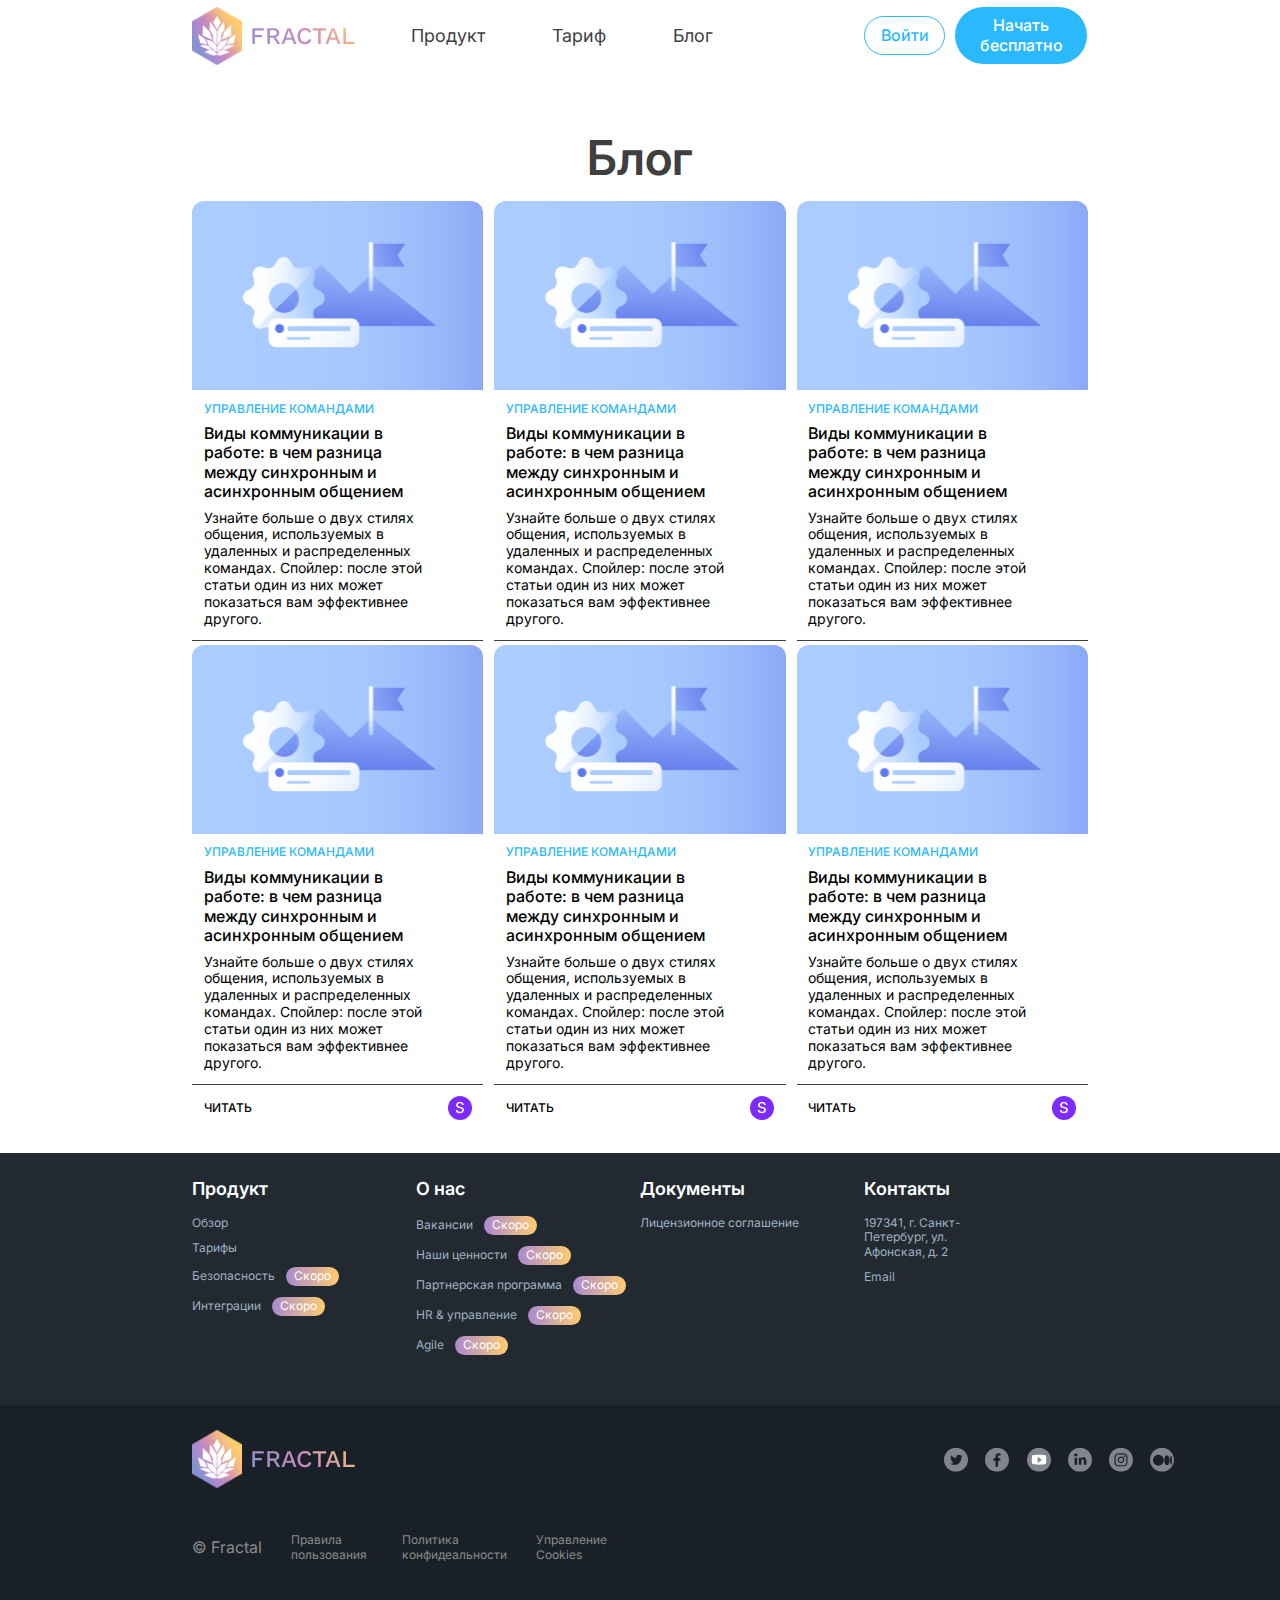
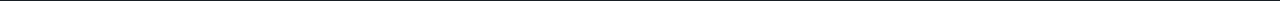
<file: components/blog.html>
<!DOCTYPE html>
<html lang="en">
<head>
   <meta charset="UTF-8">
   <meta name="viewport" content="width=device-width, initial-scale=1.0">
   <title>Project</title>
   <link
	rel="stylesheet"
	href="https://cdn.jsdelivr.net/npm/swiper@8/swiper-bundle.min.css"
	/>
   <link rel="stylesheet" href="../css/style.css">
</head>
<body>
   <header>
      <div class="container">
         <div class="header__wrapper">
            <div class="header__item">
               <div class="logo">
                  <img src="../img/header/logo.svg" alt="">
                  <span>Fractal</span>
               </div>
               <nav>
                  <a href="#">Продукт</a>
                  <a href="#">Тариф</a>
                  <a href="#">Блог</a>
               </nav>
            </div>
            <div class="header__item">
               <button class="nonActive">Войти</button>
               <button>Начать бесплатно</button>
            </div>
         </div>
      </div>
   </header>
   <section class="blog">
      <div class="container">
         <h1>Блог</h1>
         <div class="blog__wrapper">
            <div class="blog__item">
               <div class="blog__preview">
                  <img src="../img/blog/preview.svg" alt="">
               </div>
               <div class="blog__content">
                  <div class="blog__subtitle">
                     <h4>УПРАВЛЕНИЕ КОМАНДАМИ</h4>
                  </div>
                  <div class="blog__title">
                     <h3>Виды коммуникации в работе: в чем разница между синхронным и асинхронным общением</h3>
                  </div>
                  <div class="blog__description">
                     <p>Узнайте больше о двух стилях общения, используемых в удаленных и распределенных командах. Спойлер: после этой статьи один из них может показаться вам эффективнее другого.</p>
                  </div>
               </div>
               <a href="#">
                  <span>ЧИТАТЬ</span>
                  <img src="../img/blog/frame.svg" alt="">
               </a>
            </div>
            <div class="blog__item">
               <div class="blog__preview">
                  <img src="../img/blog/preview.svg" alt="">
               </div>
               <div class="blog__content">
                  <div class="blog__subtitle">
                     <h4>УПРАВЛЕНИЕ КОМАНДАМИ</h4>
                  </div>
                  <div class="blog__title">
                     <h3>Виды коммуникации в работе: в чем разница между синхронным и асинхронным общением</h3>
                  </div>
                  <div class="blog__description">
                     <p>Узнайте больше о двух стилях общения, используемых в удаленных и распределенных командах. Спойлер: после этой статьи один из них может показаться вам эффективнее другого.</p>
                  </div>
               </div>
               <a href="#">
                  <span>ЧИТАТЬ</span>
                  <img src="../img/blog/frame.svg" alt="">
               </a>
            </div>
            <div class="blog__item">
               <div class="blog__preview">
                  <img src="../img/blog/preview.svg" alt="">
               </div>
               <div class="blog__content">
                  <div class="blog__subtitle">
                     <h4>УПРАВЛЕНИЕ КОМАНДАМИ</h4>
                  </div>
                  <div class="blog__title">
                     <h3>Виды коммуникации в работе: в чем разница между синхронным и асинхронным общением</h3>
                  </div>
                  <div class="blog__description">
                     <p>Узнайте больше о двух стилях общения, используемых в удаленных и распределенных командах. Спойлер: после этой статьи один из них может показаться вам эффективнее другого.</p>
                  </div>
               </div>
               <a href="#">
                  <span>ЧИТАТЬ</span>
                  <img src="../img/blog/frame.svg" alt="">
               </a>
            </div>
            <div class="blog__item">
               <div class="blog__preview">
                  <img src="../img/blog/preview.svg" alt="">
               </div>
               <div class="blog__content">
                  <div class="blog__subtitle">
                     <h4>УПРАВЛЕНИЕ КОМАНДАМИ</h4>
                  </div>
                  <div class="blog__title">
                     <h3>Виды коммуникации в работе: в чем разница между синхронным и асинхронным общением</h3>
                  </div>
                  <div class="blog__description">
                     <p>Узнайте больше о двух стилях общения, используемых в удаленных и распределенных командах. Спойлер: после этой статьи один из них может показаться вам эффективнее другого.</p>
                  </div>
               </div>
               <a href="#">
                  <span>ЧИТАТЬ</span>
                  <img src="../img/blog/frame.svg" alt="">
               </a>
            </div>
            <div class="blog__item">
               <div class="blog__preview">
                  <img src="../img/blog/preview.svg" alt="">
               </div>
               <div class="blog__content">
                  <div class="blog__subtitle">
                     <h4>УПРАВЛЕНИЕ КОМАНДАМИ</h4>
                  </div>
                  <div class="blog__title">
                     <h3>Виды коммуникации в работе: в чем разница между синхронным и асинхронным общением</h3>
                  </div>
                  <div class="blog__description">
                     <p>Узнайте больше о двух стилях общения, используемых в удаленных и распределенных командах. Спойлер: после этой статьи один из них может показаться вам эффективнее другого.</p>
                  </div>
               </div>
               <a href="#">
                  <span>ЧИТАТЬ</span>
                  <img src="../img/blog/frame.svg" alt="">
               </a>
            </div>
            <div class="blog__item">
               <div class="blog__preview">
                  <img src="../img/blog/preview.svg" alt="">
               </div>
               <div class="blog__content">
                  <div class="blog__subtitle">
                     <h4>УПРАВЛЕНИЕ КОМАНДАМИ</h4>
                  </div>
                  <div class="blog__title">
                     <h3>Виды коммуникации в работе: в чем разница между синхронным и асинхронным общением</h3>
                  </div>
                  <div class="blog__description">
                     <p>Узнайте больше о двух стилях общения, используемых в удаленных и распределенных командах. Спойлер: после этой статьи один из них может показаться вам эффективнее другого.</p>
                  </div>
               </div>
               <a href="#">
                  <span>ЧИТАТЬ</span>
                  <img src="../img/blog/frame.svg" alt="">
               </a>
            </div>
         </div>
      </div>
   </section>
   <footer>
      <div class="requisites">
         <div class="container">
            <div class="requisites__body">
               <div class="requisites__column">
                  <h5>Продукт</h5>
                  <div class="requisites__link">
                     <a href="#">Обзор</a>
                  </div>
                  <div class="requisites__link">
                     <a href="#">Тарифы</a>
                  </div>
                  <div class="requisites__link">
                     <a href="#">Безопасность</a>
                     <span>Скоро</span>
                  </div>
                  <div class="requisites__link">
                     <a href="#">Интеграции</a>
                     <span>Скоро</span>
                  </div>
               </div>
               <div class="requisites__column">
                  <h5>О нас</h5>
                  <div class="requisites__link">
                     <a href="#">Вакансии</a>
                     <span>Скоро</span>
                  </div>
                  <div class="requisites__link">
                     <a href="#">Наши ценности</a>
                     <span>Скоро</span>
                  </div>
                  <div class="requisites__link">
                     <a href="#">Партнерская программа</a>
                     <span>Скоро</span>
                  </div>
                  <div class="requisites__link">
                     <a href="#">HR & управление</a>
                     <span>Скоро</span>
                  </div>
                  <div class="requisites__link">
                     <a href="#">Agile</a>
                     <span>Скоро</span>
                  </div>
               </div>
               <div class="requisites__column">
                  <h5>Документы</h5>
                  <div class="requisites__link">
                     <a href="#">Лицензионное соглашение</a>
                  </div>
               </div>
               <div class="requisites__column">
                  <h5>Контакты</h5>
                  <div class="requisites__link">
                     <a href="#">197341, г. Санкт-Петербург, ул. Афонская, д. 2</a>
                  </div>
                  <div class="requisites__link">
                     <a href="#">Email</a>
                  </div>
               </div>
            </div>
         </div>
      </div>
      <div class="social">
         <div class="container">
            <div class="social__row">
               <div class="logo">
                  <img src="../img/header/logo.svg" alt="">
                  <span>Fractal</span>
               </div>
               <div class="social__wrapper">
                  <a href="#">
                     <img src="../img/footer/social_1.svg" alt="#">
                  </a>
                  <a href="#">
                     <img src="../img/footer/social_2.svg" alt="#">
                  </a>
                  <a href="#">
                     <img src="../img/footer/social_3.svg" alt="#">
                  </a>
                  <a href="#">
                     <img src="../img/footer/social_4.svg" alt="#">
                  </a>
                  <a href="#">
                     <img src="../img/footer/social_5.svg" alt="#">
                  </a>
                  <a href="#">
                     <img src="../img/footer/social_6.svg" alt="#">
                  </a>
               </div>
            </div>
            <div class="social__row">
               <div class="copyright">
                  <span>© Fractal</span>
               </div>
               <div class="links">
                  <a href="#">Правила пользования</a>
                  <a href="#">Политика конфидеальности</a>
                  <a href="#">Управление Cookies</a>
               </div>
            </div>
         </div>
      </div>
   </footer>
</body>
</html>
</file>
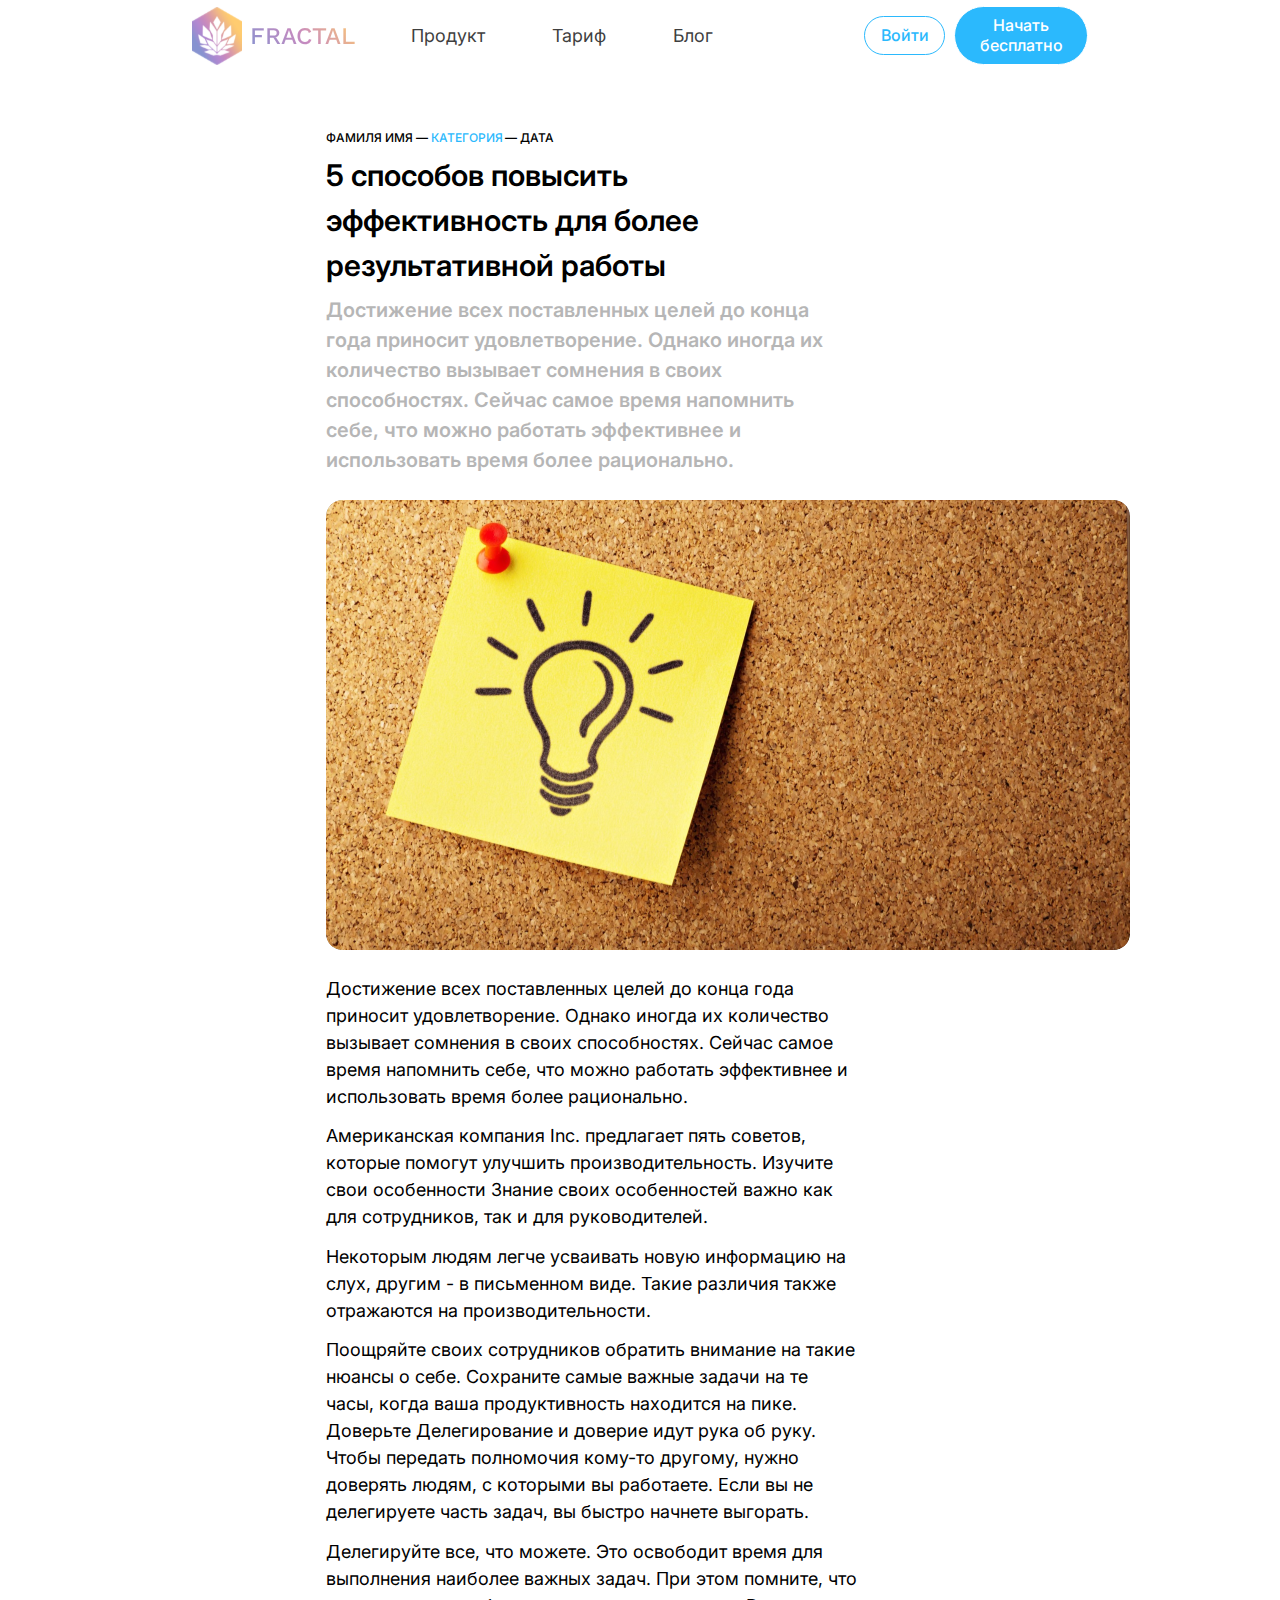
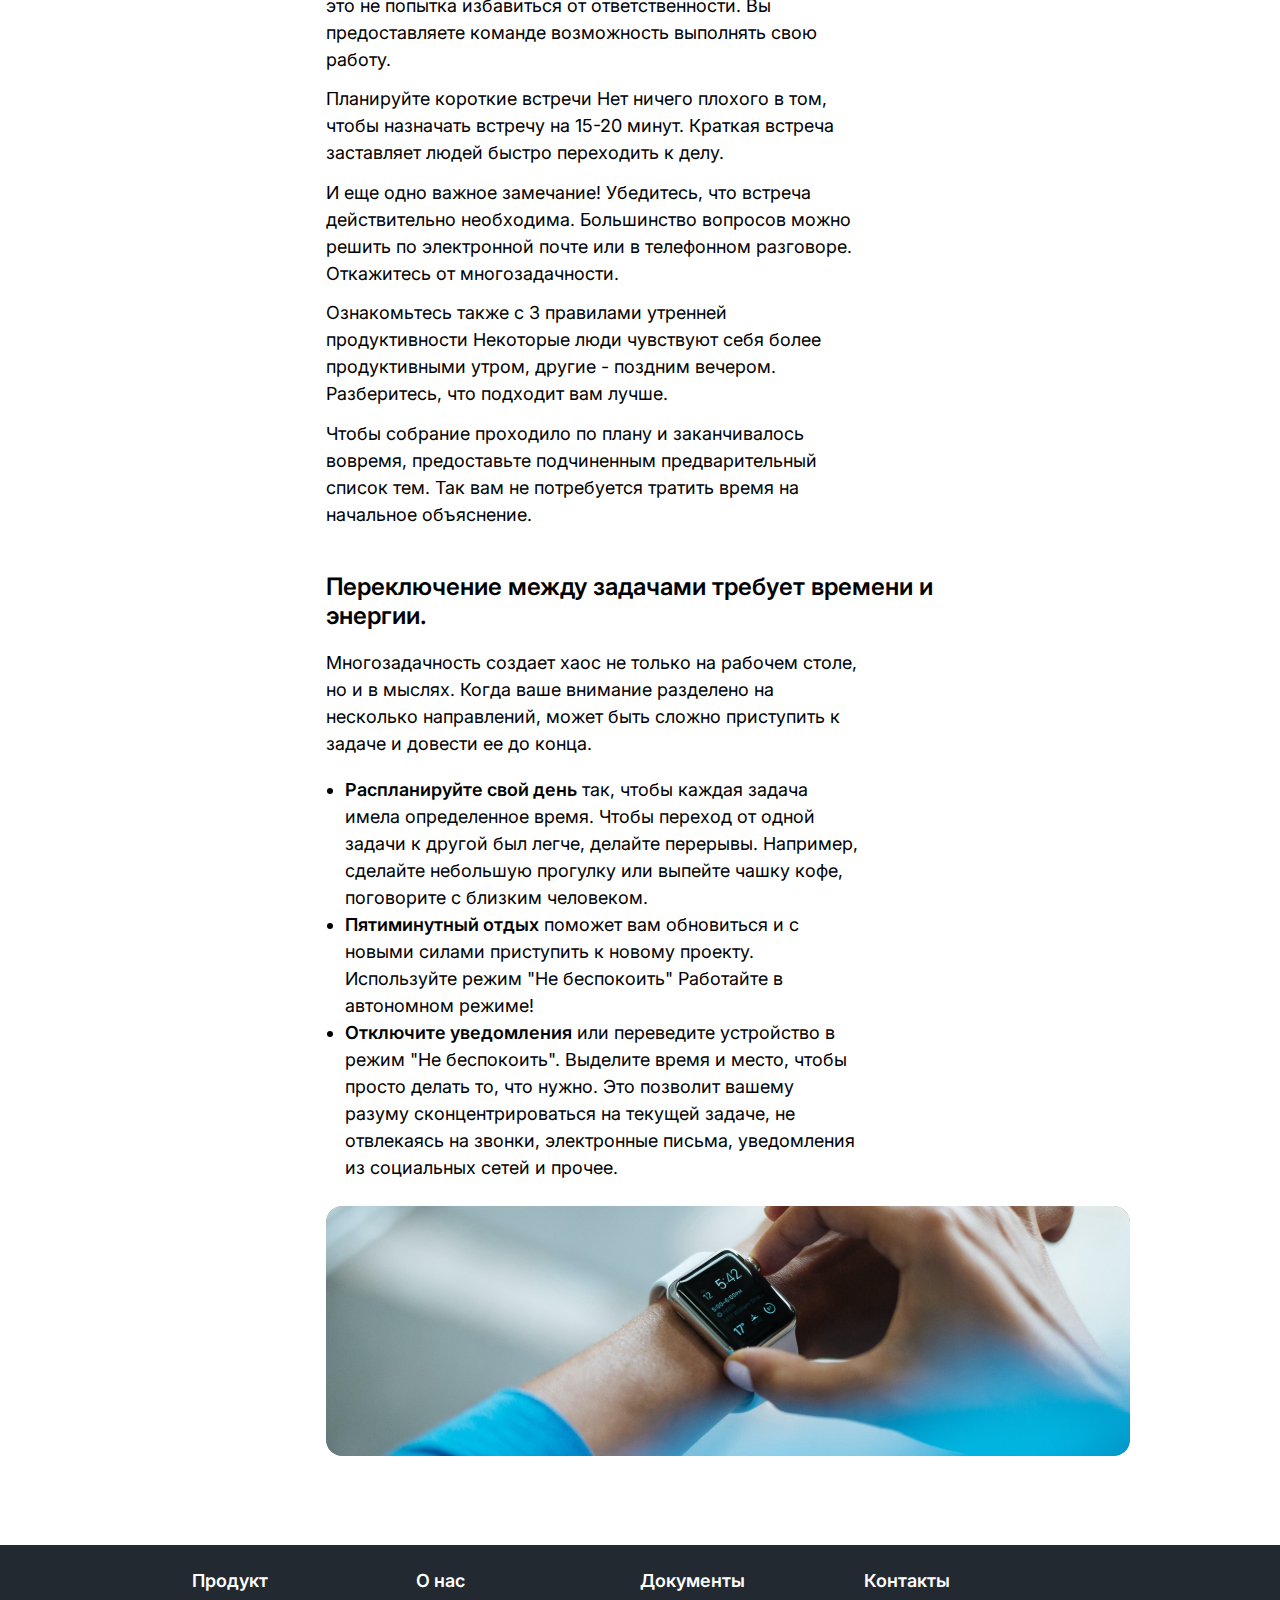
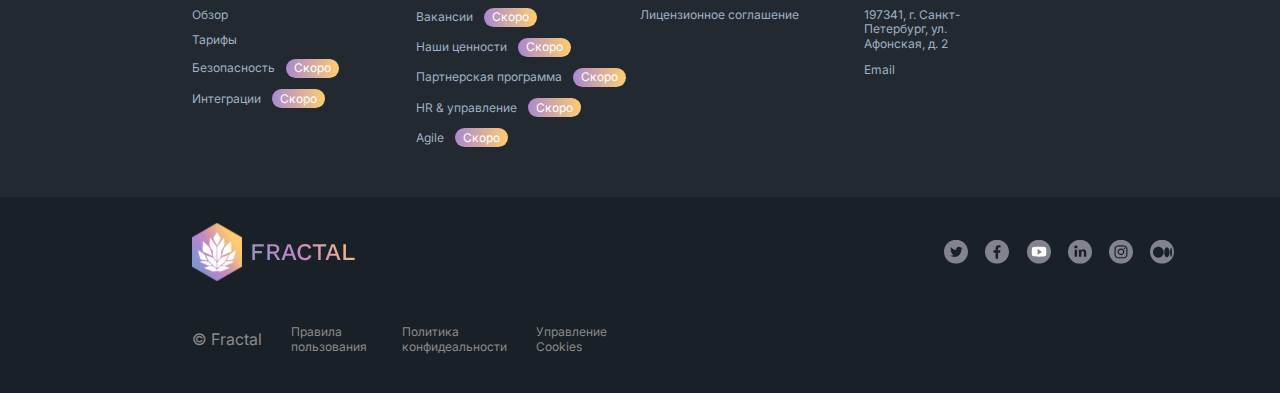
<file: components/openBlog.html>
<!DOCTYPE html>
<html lang="en">
<head>
   <meta charset="UTF-8">
   <meta name="viewport" content="width=device-width, initial-scale=1.0">
   <title>Project</title>
   <link
	rel="stylesheet"
	href="https://cdn.jsdelivr.net/npm/swiper@8/swiper-bundle.min.css"
	/>
   <link rel="stylesheet" href="../css/style.css">
</head>
<body>
   <header>
      <div class="container">
         <div class="header__wrapper">
            <div class="header__item">
               <div class="logo">
                  <img src="../img/header/logo.svg" alt="">
                  <span>Fractal</span>
               </div>
               <nav>
                  <a href="#">Продукт</a>
                  <a href="#">Тариф</a>
                  <a href="#">Блог</a>
               </nav>
            </div>
            <div class="header__item">
               <button class="nonActive">Войти</button>
               <button>Начать бесплатно</button>
            </div>
         </div>
      </div>
   </header>
   <section class="openBlog">
      <div class="container">
         <div class="openBlog__content">
            <div class="openBlog__info">
               <span>
                  <div class="authorName">Фамиля Имя — </div><a href="#">Категория</a><div class="blogDate"> — Дата</div>
               </span>
            </div>
            <div class="openBlog__title">
               <h2>5 способов повысить эффективность для более результативной работы</h2>
            </div>
            <div class="openBlog__subTitle">
               <h5>Достижение всех поставленных целей до конца года приносит удовлетворение. Однако иногда их количество вызывает сомнения в своих способностях. Сейчас самое время напомнить себе, что можно работать эффективнее и использовать время более рационально. </h5>
            </div>
            <div class="openBlog__img">
               <img src="../img/openBlog/blog_1.svg" alt="">
            </div>
            <div class="openBlog__text">
               <p>Достижение всех поставленных целей до конца года приносит удовлетворение. Однако иногда их количество вызывает сомнения в своих способностях. Сейчас самое время напомнить себе, что можно работать эффективнее и использовать время более рационально.</p>
               <p>Американская компания Inc. предлагает пять советов, которые помогут улучшить производительность. Изучите свои особенности Знание своих особенностей важно как для сотрудников, так и для руководителей.</p>
               <p>Некоторым людям легче усваивать новую информацию на слух, другим - в письменном виде. Такие различия также отражаются на производительности.</p>
               <p>Поощряйте своих сотрудников обратить внимание на такие нюансы о себе. Сохраните самые важные задачи на те часы, когда ваша продуктивность находится на пике. Доверьте Делегирование и доверие идут рука об руку. Чтобы передать полномочия кому-то другому, нужно доверять людям, с которыми вы работаете. Если вы не делегируете часть задач, вы быстро начнете выгорать.</p>
               <p>Делегируйте все, что можете. Это освободит время для выполнения наиболее важных задач. При этом помните, что это не попытка избавиться от ответственности. Вы предоставляете команде возможность выполнять свою работу.</p>
               <p>Планируйте короткие встречи Нет ничего плохого в том, чтобы назначать встречу на 15-20 минут. Краткая встреча заставляет людей быстро переходить к делу.</p>
               <p>И еще одно важное замечание! Убедитесь, что встреча действительно необходима. Большинство вопросов можно решить по электронной почте или в телефонном разговоре. Откажитесь от многозадачности.</p>
               <p>Ознакомьтесь также с 3 правилами утренней продуктивности Некоторые люди чувствуют себя более продуктивными утром, другие - поздним вечером. Разберитесь, что подходит вам лучше.</p>
               <p>Чтобы собрание проходило по плану и заканчивалось вовремя, предоставьте подчиненным предварительный список тем. Так вам не потребуется тратить время на начальное объяснение.</p>
               <h3>Переключение между задачами требует времени и энергии.</h3>
               <p>Многозадачность создает хаос не только на рабочем столе, но и в мыслях. Когда ваше внимание разделено на несколько направлений, может быть сложно приступить к задаче и довести ее до конца.</p>
               <ul>
                  <li><span>Распланируйте свой день</span> так, чтобы каждая задача имела определенное время. Чтобы переход от одной задачи к другой был легче, делайте перерывы. Например, сделайте небольшую прогулку или выпейте чашку кофе, поговорите с близким человеком.</li>
                  <li><span>Пятиминутный отдых</span> поможет вам обновиться и с новыми силами приступить к новому проекту. Используйте режим "Не беспокоить" Работайте в автономном режиме!</li>
                  <li><span>Отключите уведомления</span> или переведите устройство в режим "Не беспокоить". Выделите время и место, чтобы просто делать то, что нужно. Это позволит вашему разуму сконцентрироваться на текущей задаче, не отвлекаясь на звонки, электронные письма, уведомления из социальных сетей и прочее.</li>
               </ul>
               <img src="../img/openBlog/blog_2.svg" alt="">
            </div>
         </div>
      </div>
   </section>
   <footer>
      <div class="requisites">
         <div class="container">
            <div class="requisites__body">
               <div class="requisites__column">
                  <h5>Продукт</h5>
                  <div class="requisites__link">
                     <a href="#">Обзор</a>
                  </div>
                  <div class="requisites__link">
                     <a href="#">Тарифы</a>
                  </div>
                  <div class="requisites__link">
                     <a href="#">Безопасность</a>
                     <span>Скоро</span>
                  </div>
                  <div class="requisites__link">
                     <a href="#">Интеграции</a>
                     <span>Скоро</span>
                  </div>
               </div>
               <div class="requisites__column">
                  <h5>О нас</h5>
                  <div class="requisites__link">
                     <a href="#">Вакансии</a>
                     <span>Скоро</span>
                  </div>
                  <div class="requisites__link">
                     <a href="#">Наши ценности</a>
                     <span>Скоро</span>
                  </div>
                  <div class="requisites__link">
                     <a href="#">Партнерская программа</a>
                     <span>Скоро</span>
                  </div>
                  <div class="requisites__link">
                     <a href="#">HR & управление</a>
                     <span>Скоро</span>
                  </div>
                  <div class="requisites__link">
                     <a href="#">Agile</a>
                     <span>Скоро</span>
                  </div>
               </div>
               <div class="requisites__column">
                  <h5>Документы</h5>
                  <div class="requisites__link">
                     <a href="#">Лицензионное соглашение</a>
                  </div>
               </div>
               <div class="requisites__column">
                  <h5>Контакты</h5>
                  <div class="requisites__link">
                     <a href="#">197341, г. Санкт-Петербург, ул. Афонская, д. 2</a>
                  </div>
                  <div class="requisites__link">
                     <a href="#">Email</a>
                  </div>
               </div>
            </div>
         </div>
      </div>
      <div class="social">
         <div class="container">
            <div class="social__row">
               <div class="logo">
                  <img src="../img/header/logo.svg" alt="">
                  <span>Fractal</span>
               </div>
               <div class="social__wrapper">
                  <a href="#">
                     <img src="../img/footer/social_1.svg" alt="#">
                  </a>
                  <a href="#">
                     <img src="../img/footer/social_2.svg" alt="#">
                  </a>
                  <a href="#">
                     <img src="../img/footer/social_3.svg" alt="#">
                  </a>
                  <a href="#">
                     <img src="../img/footer/social_4.svg" alt="#">
                  </a>
                  <a href="#">
                     <img src="../img/footer/social_5.svg" alt="#">
                  </a>
                  <a href="#">
                     <img src="../img/footer/social_6.svg" alt="#">
                  </a>
               </div>
            </div>
            <div class="social__row">
               <div class="copyright">
                  <span>© Fractal</span>
               </div>
               <div class="links">
                  <a href="#">Правила пользования</a>
                  <a href="#">Политика конфидеальности</a>
                  <a href="#">Управление Cookies</a>
               </div>
            </div>
         </div>
      </div>
   </footer>
</body>
</html>
</file>
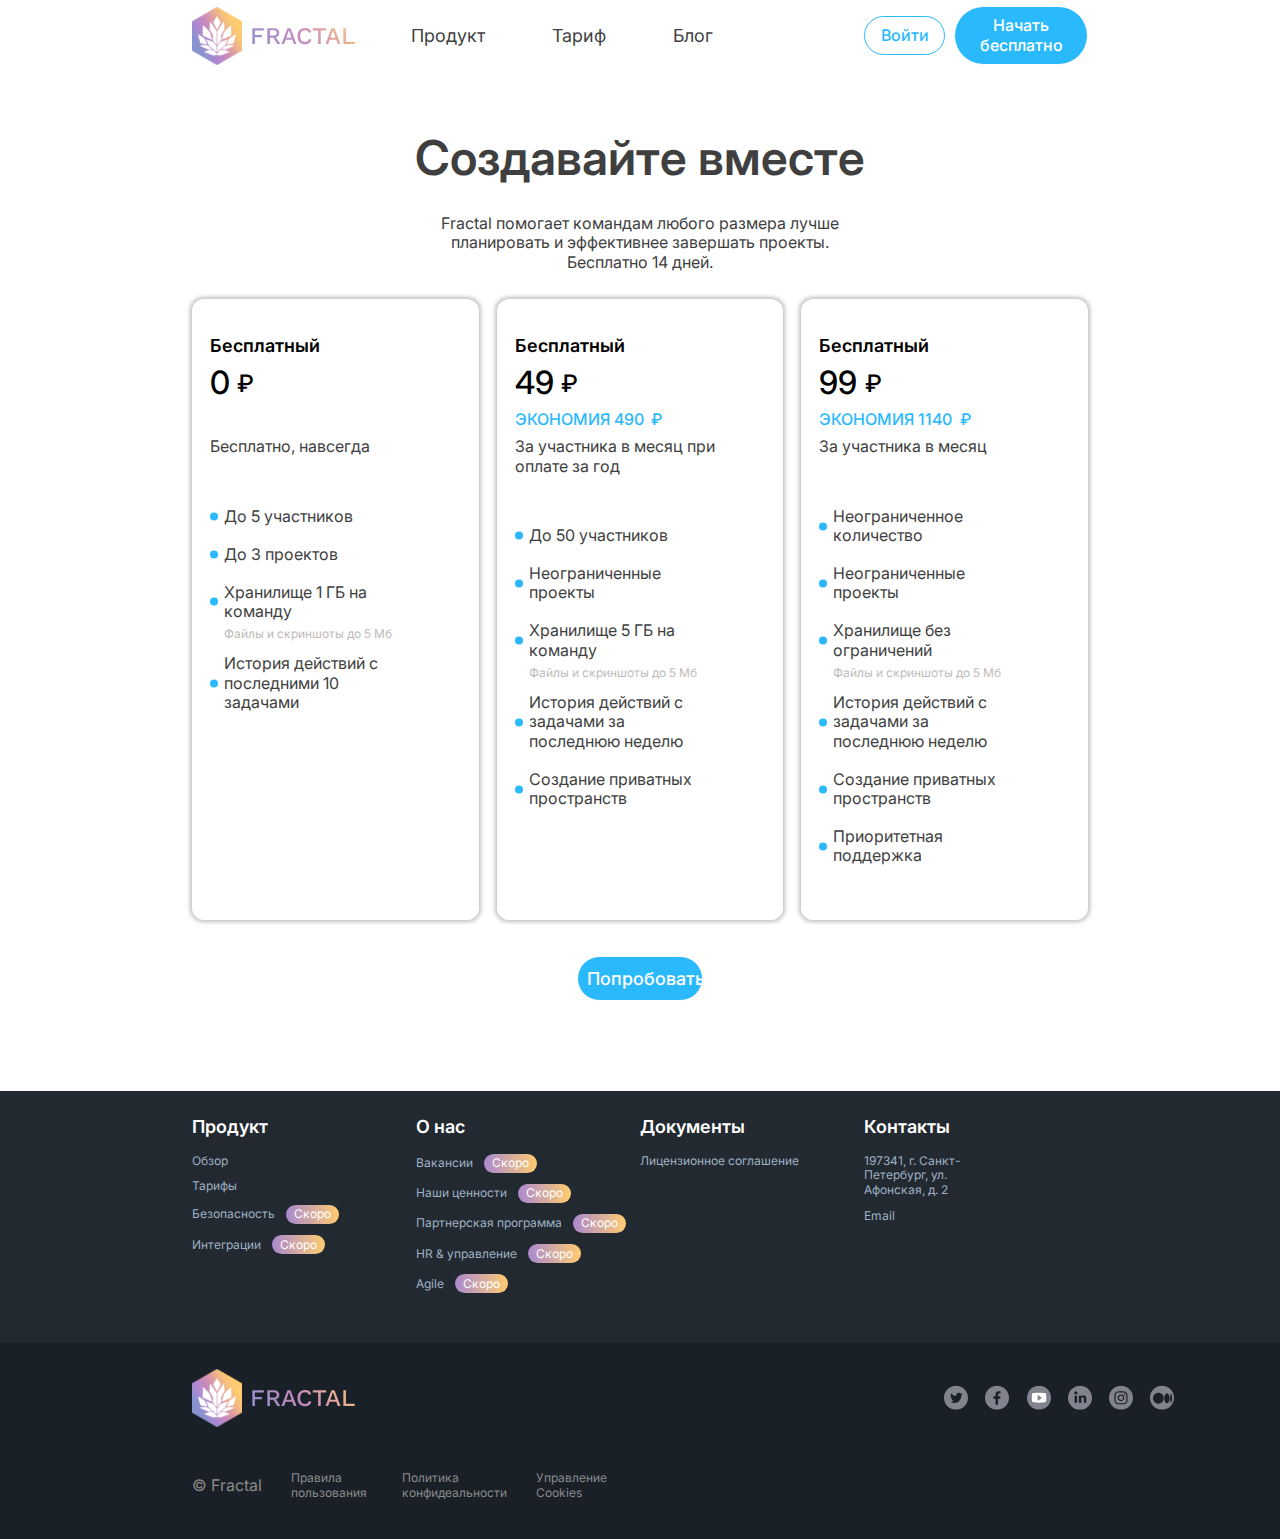
<file: components/rates.html>
<!DOCTYPE html>
<html lang="en">
<head>
   <meta charset="UTF-8">
   <meta name="viewport" content="width=device-width, initial-scale=1.0">
   <title>Project</title>
   <link
	rel="stylesheet"
	href="https://cdn.jsdelivr.net/npm/swiper@8/swiper-bundle.min.css"
	/>
   <link rel="stylesheet" href="../css/style.css">
</head>
<body>
   <header>
      <div class="container">
         <div class="header__wrapper">
            <div class="header__item">
               <div class="logo">
                  <img src="../img/header/logo.svg" alt="">
                  <span>Fractal</span>
               </div>
               <nav>
                  <a href="#">Продукт</a>
                  <a href="#">Тариф</a>
                  <a href="#">Блог</a>
               </nav>
            </div>
            <div class="header__item">
               <button class="nonActive">Войти</button>
               <button>Начать бесплатно</button>
            </div>
         </div>
      </div>
   </header>
   <section class="rates">
      <div class="container">
         <div class="rates__header">
            <h1>Создавайте вместе</h1>
            <p>Fractal помогает командам любого размера лучше планировать и эффективнее завершать проекты. Бесплатно 14 дней.</p>
         </div>
         <div class="rates__body">
            <div class="rates__item">
               <h5>Бесплатный</h5>
               <div class="rates__price">
                  <h4>0</h4>
                  <span>₽</span>
               </div>
               <div class="rates__saving">
                  <p>ЭКОНОМИЯ 490</p>
                  <span>₽</span>
               </div>
               <div class="rates__conditions">
                  <p>Бесплатно, навсегда</p>
               </div>
               <ul>
                  <li>
                     <div class="tesis">
                        <img src="../img/dashboard/dot.svg" alt="">
                        <p>До 5 участников</p>
                     </div>
                     <span class="subcondition"></span>
                  </li>
                  <li>
                     <div class="tesis">
                        <img src="../img/dashboard/dot.svg" alt="">
                        <p>До 3 проектов</p>
                     </div>
                     <span class="subcondition"></span>
                  </li>
                  <li>
                     <div class="tesis">
                        <img src="../img/dashboard/dot.svg" alt="">
                        <p>Хранилище 1 ГБ на команду</p>
                     </div>
                     <span class="subcondition">
                        Файлы и скриншоты до 5 Мб
                     </span>
                  </li>
                  <li>
                     <div class="tesis">
                        <img src="../img/dashboard/dot.svg" alt="">
                        <p>История действий с последними 10 задачами</p>
                     </div>
                     <span class="subcondition"></span>
                  </li>
               </ul>
            </div>
            <div class="rates__item">
               <h5>Бесплатный</h5>
               <div class="rates__price">
                  <h4>49</h4>
                  <span>₽</span>
               </div>
               <div class="rates__saving">
                  <p>ЭКОНОМИЯ 490</p>
                  <span>₽</span>
               </div>
               <div class="rates__conditions">
                  <p>За участника в месяц при оплате за год</p>
               </div>
               <ul>
                  <li>
                     <div class="tesis">
                        <img src="../img/dashboard/dot.svg" alt="">
                        <p>До 50 участников</p>
                     </div>
                     <span class="subcondition"></span>
                  </li>
                  <li>
                     <div class="tesis">
                        <img src="../img/dashboard/dot.svg" alt="">
                        <p>Неограниченные проекты</p>
                     </div>
                     <span class="subcondition"></span>
                  </li>
                  <li>
                     <div class="tesis">
                        <img src="../img/dashboard/dot.svg" alt="">
                        <p>Хранилище 5 ГБ на команду</p>
                     </div>
                     <span class="subcondition">
                        Файлы и скриншоты до 5 Мб
                     </span>
                  </li>
                  <li>
                     <div class="tesis">
                        <img src="../img/dashboard/dot.svg" alt="">
                        <p>История действий с задачами за последнюю неделю</p>
                     </div>
                     <span class="subcondition"></span>
                  </li>
                  <li>
                     <div class="tesis">
                        <img src="../img/dashboard/dot.svg" alt="">
                        <p>Создание приватных пространств</p>
                     </div>
                     <span class="subcondition"></span>
                  </li>
               </ul>
            </div>
            <div class="rates__item">
               <h5>Бесплатный</h5>
               <div class="rates__price">
                  <h4>99</h4>
                  <span>₽</span>
               </div>
               <div class="rates__saving">
                  <p>ЭКОНОМИЯ 1140</p>
                  <span>₽</span>
               </div>
               <div class="rates__conditions">
                  <p>За участника в месяц</p>
               </div>
               <ul>
                  <li>
                     <div class="tesis">
                        <img src="../img/dashboard/dot.svg" alt="">
                        <p>Неограниченное количество</p>
                     </div>
                     <span class="subcondition"></span>
                  </li>
                  <li>
                     <div class="tesis">
                        <img src="../img/dashboard/dot.svg" alt="">
                        <p>Неограниченные проекты</p>
                     </div>
                     <span class="subcondition"></span>
                  </li>
                  <li>
                     <div class="tesis">
                        <img src="../img/dashboard/dot.svg" alt="">
                        <p>Хранилище без ограничений</p>
                     </div>
                     <span class="subcondition">
                        Файлы и скриншоты до 5 Мб
                     </span>
                  </li>
                  <li>
                     <div class="tesis">
                        <img src="../img/dashboard/dot.svg" alt="">
                        <p>История действий с задачами за последнюю неделю</p>
                     </div>
                     <span class="subcondition"></span>
                  </li>
                  <li>
                     <div class="tesis">
                        <img src="../img/dashboard/dot.svg" alt="">
                        <p>Создание приватных пространств</p>
                     </div>
                     <span class="subcondition"></span>
                  </li>
                  <li>
                     <div class="tesis">
                        <img src="../img/dashboard/dot.svg" alt="">
                        <p>Приоритетная поддержка</p>
                     </div>
                     <span class="subcondition"></span>
                  </li>
               </ul>
            </div>
         </div>
         <button>Попробовать</button>
      </div>
   </section>
   <footer>
      <div class="requisites">
         <div class="container">
            <div class="requisites__body">
               <div class="requisites__column">
                  <h5>Продукт</h5>
                  <div class="requisites__link">
                     <a href="#">Обзор</a>
                  </div>
                  <div class="requisites__link">
                     <a href="#">Тарифы</a>
                  </div>
                  <div class="requisites__link">
                     <a href="#">Безопасность</a>
                     <span>Скоро</span>
                  </div>
                  <div class="requisites__link">
                     <a href="#">Интеграции</a>
                     <span>Скоро</span>
                  </div>
               </div>
               <div class="requisites__column">
                  <h5>О нас</h5>
                  <div class="requisites__link">
                     <a href="#">Вакансии</a>
                     <span>Скоро</span>
                  </div>
                  <div class="requisites__link">
                     <a href="#">Наши ценности</a>
                     <span>Скоро</span>
                  </div>
                  <div class="requisites__link">
                     <a href="#">Партнерская программа</a>
                     <span>Скоро</span>
                  </div>
                  <div class="requisites__link">
                     <a href="#">HR & управление</a>
                     <span>Скоро</span>
                  </div>
                  <div class="requisites__link">
                     <a href="#">Agile</a>
                     <span>Скоро</span>
                  </div>
               </div>
               <div class="requisites__column">
                  <h5>Документы</h5>
                  <div class="requisites__link">
                     <a href="#">Лицензионное соглашение</a>
                  </div>
               </div>
               <div class="requisites__column">
                  <h5>Контакты</h5>
                  <div class="requisites__link">
                     <a href="#">197341, г. Санкт-Петербург, ул. Афонская, д. 2</a>
                  </div>
                  <div class="requisites__link">
                     <a href="#">Email</a>
                  </div>
               </div>
            </div>
         </div>
      </div>
      <div class="social">
         <div class="container">
            <div class="social__row">
               <div class="logo">
                  <img src="../img/header/logo.svg" alt="">
                  <span>Fractal</span>
               </div>
               <div class="social__wrapper">
                  <a href="#">
                     <img src="../img/footer/social_1.svg" alt="#">
                  </a>
                  <a href="#">
                     <img src="../img/footer/social_2.svg" alt="#">
                  </a>
                  <a href="#">
                     <img src="../img/footer/social_3.svg" alt="#">
                  </a>
                  <a href="#">
                     <img src="../img/footer/social_4.svg" alt="#">
                  </a>
                  <a href="#">
                     <img src="../img/footer/social_5.svg" alt="#">
                  </a>
                  <a href="#">
                     <img src="../img/footer/social_6.svg" alt="#">
                  </a>
               </div>
            </div>
            <div class="social__row">
               <div class="copyright">
                  <span>© Fractal</span>
               </div>
               <div class="links">
                  <a href="#">Правила пользования</a>
                  <a href="#">Политика конфидеальности</a>
                  <a href="#">Управление Cookies</a>
               </div>
            </div>
         </div>
      </div>
   </footer>
</body>
</html>
</file>
<file: css/style.css>
@charset "UTF-8";
@import url("https://fonts.googleapis.com/css2?family=Inter:wght@400;500;600&family=Work+Sans:wght@700&display=swap"); /* Обнуление */
* {
  padding: 0;
  margin: 0;
  bottom: 0;
}

*, *:before, *:after {
  box-sizing: border-box;
}

:focus, :active {
  outline: none;
}

a:focus, a:active {
  outline: none;
}

nav, footer, header, aside {
  display: block;
}

html, body {
  height: 100%;
  width: 100%;
  font-size: 100%;
  line-height: 1;
  -ms-text-size-adjust: 100%;
  -moz-text-size-adjust: 100%;
  -webkit-text-size-adjust: 100%;
}

input, button, textarea {
  font-family: inherit;
}

input::-ms-clear {
  display: none;
}

button {
  cursor: pointer;
}

button::-moz-focus-inner {
  padding: 0;
  bottom: 0;
}

a, a:visited {
  text-decoration: none;
}

a:visited {
  color: #000;
}

a:hover {
  text-decoration: none;
}

ul li {
  list-style: none;
}

img {
  vertical-align: top;
}

h1, h2, h3, h4, h5, h6 {
  font-size: inherit;
  font-weight: inherit;
}

/* -------- */
body {
  padding: 0.5% 0;
}

.container {
  max-width: 70%;
  margin: 0 auto;
}

button {
  font-family: "Inter";
  font-size: 16px;
  font-weight: 500;
  line-height: 19.36px;
  color: #fff;
  background-color: #2BB9FD;
  border: 1px solid #fff;
  border-radius: 40px;
  padding: 4% 7%;
}
button:hover {
  background: linear-gradient(90deg, #AA89D0 0%, #FFCC70 100%);
}

header .header__wrapper {
  width: 100%;
  display: flex;
  justify-content: space-between;
  align-items: center;
}
header .header__wrapper .header__item:last-child {
  width: 25%;
}
header .header__wrapper .registration {
  justify-content: flex-end;
}
header .header__wrapper .header__item:last-child {
  justify-content: flex-end;
}
header .header__wrapper .header__item {
  width: 55%;
  display: flex;
  align-items: center;
}
header .header__wrapper .header__item nav {
  display: flex;
  align-items: center;
  margin-left: 13%;
}
header .header__wrapper .header__item nav a {
  font-family: "Inter";
  font-size: 18px;
  font-weight: 400;
  line-height: 21.78px;
  color: #3F3F3F;
  margin-right: 40%;
}
header .header__wrapper .header__item .logo {
  display: flex;
  align-items: center;
}
header .header__wrapper .header__item .logo img {
  margin-right: 5%;
}
header .header__wrapper .header__item .logo span {
  font-family: "Work Sans";
  font-size: 24px;
  font-weight: 500;
  line-height: 28.15px;
  color: #2d2d2d;
  background: linear-gradient(45deg, #8793D0, #C88ABF, #FFCC70);
  -webkit-background-clip: text;
  -webkit-text-fill-color: transparent;
  text-transform: uppercase;
}
header .header__wrapper .header__item .nonActive {
  font-family: "Inter";
  font-size: 16px;
  font-weight: 500;
  line-height: 19.36px;
  color: #2BB9FD;
  background-color: transparent;
  border: 1px solid #2BB9FD;
  margin-right: 4%;
}
header .header__wrapper .header__item .nonActive:hover {
  background: transparent;
}

.banner {
  margin-top: 8%;
}
.banner .banner__wrapper {
  width: 100%;
  position: relative;
}
.banner .banner__wrapper .banner__decor1 {
  position: absolute;
  top: -55px;
  left: -10px;
  z-index: 1;
}
.banner .banner__wrapper .banner__decor1 .profiles {
  position: relative;
}
.banner .banner__wrapper .banner__decor1 .profiles .prof__item {
  position: absolute;
  top: 0;
  left: 0;
  z-index: 2;
}
.banner .banner__wrapper .banner__decor1 .profiles .prof__item .dot_1 {
  position: absolute;
  top: 45px;
  left: 195px;
  z-index: 3;
}
.banner .banner__wrapper .banner__decor1 .profiles .prof__item .dot_2 {
  position: absolute;
  top: -5px;
  left: 168px;
  z-index: 3;
}
.banner .banner__wrapper .banner__decor1 .profiles .prof__item:first-child {
  top: -350px;
  left: 105px;
}
.banner .banner__wrapper .banner__decor1 .profiles .prof__item:last-child {
  top: -75px;
  left: 99px;
}
.banner .banner__wrapper .banner__decor2 {
  position: absolute;
  top: 110px;
  left: 940px;
  z-index: 1;
}
.banner .banner__wrapper .banner__decor2 .profiles {
  position: relative;
}
.banner .banner__wrapper .banner__decor2 .profiles .prof__item {
  position: absolute;
  top: 0;
  left: 0;
  z-index: 2;
}
.banner .banner__wrapper .banner__decor2 .profiles .prof__item .dot_1 {
  position: absolute;
  top: 17px;
  left: -10px;
  z-index: 3;
}
.banner .banner__wrapper .banner__decor2 .profiles .prof__item .dot_2 {
  position: absolute;
  top: 85px;
  left: 35px;
  z-index: 3;
}
.banner .banner__wrapper .banner__decor2 .profiles .prof__item .accept {
  position: absolute;
  top: 85px;
  left: 395px;
  z-index: 3;
}
.banner .banner__wrapper .banner__decor2 .profiles .prof__item:first-child {
  top: -390px;
  left: 83px;
}
.banner .banner__wrapper .banner__decor2 .profiles .prof__item:last-child {
  top: -210px;
  left: -30px;
}
.banner .banner__wrapper h1 {
  width: 70%;
  margin: 0 auto;
  font-family: "Inter";
  font-size: 48px;
  font-weight: 600;
  line-height: 58.09px;
  color: #3F3F3F;
  text-align: center;
  margin-bottom: 3%;
}
.banner .banner__wrapper h1 span {
  color: #2BB9FD;
}
.banner .banner__wrapper p {
  width: 50%;
  margin: 0 auto;
  font-family: "Inter";
  font-size: 16px;
  font-weight: 400;
  line-height: 19.36px;
  color: #3F3F3F;
  text-align: center;
  margin-bottom: 5%;
}
.banner .banner__wrapper button {
  display: block;
  margin: 0 auto;
  padding: 1% 1.6%;
  width: 28%;
}

.desk {
  margin-top: 15%;
}
.desk .desk__header {
  width: 100%;
}
.desk .desk__header h1 {
  font-family: "Inter";
  font-size: 36px;
  font-weight: 600;
  line-height: 43.57px;
  color: #3F3F3F;
  text-align: center;
}
.desk .desk__header h4 {
  font-family: "Inter";
  font-size: 20px;
  font-weight: 400;
  line-height: 24.2px;
  color: #3F3F3F;
  text-align: center;
  margin: 2% 0;
}
.desk .desk__header span {
  font-family: "Inter";
  font-size: 20px;
  font-weight: 600;
  line-height: 24.2px;
  color: #3F3F3F;
  text-align: center;
  margin: 2% 0;
  display: block;
}
.desk .desc__body {
  display: flex;
  margin-top: 5%;
}
.desk .desc__body .desc__item .animation {
  animation: showImg 1s linear forwards;
}
@keyframes showImg {
  from {
    opacity: 0;
  }
  to {
    opacity: 1;
  }
}
.desk .desc__body .desc__item:first-child {
  width: 30.33%;
  margin-right: 10%;
  display: flex;
  flex-direction: column;
}
.desk .desc__body .desc__item:first-child .item__elem:nth-child(3) {
  opacity: 0.25;
  box-shadow: none;
  color: #3F3F3F;
}
.desk .desc__body .desc__item:first-child .item__elem {
  box-shadow: none;
  opacity: 0.8;
  margin-bottom: 5%;
  padding: 3% 3% 3% 6%;
  border-radius: 8px;
  cursor: pointer;
}
.desk .desc__body .desc__item:first-child .item__elem h5 {
  font-family: "Inter";
  font-size: 16px;
  font-weight: 500;
  line-height: 19.36px;
  color: #000;
  margin-bottom: 2%;
  width: 82%;
}
.desk .desc__body .desc__item:first-child .item__elem p {
  font-family: "Inter";
  font-size: 16px;
  font-weight: 400;
  line-height: 19.36px;
  color: #000;
  width: 94%;
}
.desk .desc__body .desc__item:first-child .active {
  position: relative;
  opacity: 1;
  box-shadow: 0px 2px 5px 2px rgba(0, 0, 0, 0.1490196078);
}
.desk .desc__body .desc__item:first-child .active::after {
  position: absolute;
  content: "";
  top: 0;
  left: 0;
  z-index: 1;
  height: 100%;
  width: 8px;
  background-color: #5D43AA;
  border-radius: 8px 0px 0px 8px;
}

.tasks {
  margin-top: 8%;
}
.tasks h1 {
  font-family: "Inter";
  font-size: 36px;
  font-weight: 600;
  line-height: 43.57px;
  color: #3F3F3F;
  text-align: center;
  margin-bottom: 5%;
}
.tasks .tasks__body {
  display: flex;
  align-items: center;
  margin: 5% 0;
}
.tasks .tasks__body .tasks__item:nth-child(2) {
  position: relative;
}
.tasks .tasks__body .tasks__item:nth-child(2)::after {
  position: absolute;
  content: "";
  top: 40%;
  left: 0;
  z-index: 1;
  background: url(../img/tasks/arrow.svg) no-repeat;
  width: 100px;
  height: 100px;
}
.tasks .tasks__body .tasks__item:nth-child(2)::before {
  position: absolute;
  content: "";
  top: 40%;
  left: 100%;
  z-index: 1;
  background: url(../img/tasks/arrow.svg) no-repeat;
  width: 100px;
  height: 100px;
}
.tasks .tasks__body .tasks__item {
  width: 100%;
  display: flex;
  flex-direction: column;
  align-items: center;
}
.tasks .tasks__body .tasks__item h3 {
  font-family: "Inter";
  font-size: 24px;
  font-weight: 500;
  line-height: 29.05px;
  color: #3F3F3F;
  text-align: center;
  margin: 7% 0 3% 0;
}
.tasks .tasks__body .tasks__item h5 {
  font-family: "Inter";
  font-size: 16px;
  font-weight: 400;
  line-height: 19.36px;
  color: #3F3F3F;
  text-align: center;
}
.tasks button {
  display: block;
  margin: 0 auto;
  padding: 1% 1.6%;
  width: 25%;
}

.slider {
  margin: 8% 0 15%;
  position: relative;
}
.slider .right {
  position: absolute;
  top: 60%;
  left: 85%;
  z-index: 1;
  cursor: pointer;
}
.slider .left {
  position: absolute;
  top: 60%;
  left: 12%;
  z-index: 1;
  cursor: pointer;
}
.slider .swiper-scrollbar {
  position: absolute;
  top: 120%;
  left: 33%;
  z-index: 1;
  width: 58%;
  cursor: pointer;
  background-color: transparent;
}
.slider .swiper-scrollbar .swiper-scrollbar-drag {
  height: 100%;
  width: 300px !important;
  background: #3F3F3F;
  border-radius: 0 12px 12px 0;
}
.slider h1 {
  font-family: "Inter";
  font-size: 36px;
  font-weight: 600;
  line-height: 43.57px;
  color: #3F3F3F;
  text-align: center;
  margin-bottom: 1%;
}
.slider p {
  font-family: "Inter";
  font-size: 16px;
  font-weight: 400;
  line-height: 19.36px;
  color: #3F3F3F;
  text-align: center;
  width: 40%;
  margin: 0 auto;
}
.slider .slider__body {
  position: relative;
  margin-top: 6%;
  overflow: hidden;
}
.slider .slider__body .slider__item {
  width: 100%;
  display: flex;
  flex-direction: column;
  align-items: center;
}
.slider .slider__body .slider__item h4 {
  font-family: "Inter";
  font-size: 18px;
  font-weight: 400;
  line-height: 21.78px;
  color: #000;
  text-align: center;
  margin-top: 17%;
  width: 75%;
}

footer .requisites {
  width: 100%;
  background-color: #222930;
  padding: 2% 0 3% 0;
}
footer .requisites .requisites__body {
  display: flex;
}
footer .requisites .requisites__body .requisites__column:last-child .requisites__link a {
  width: 55%;
}
footer .requisites .requisites__body .requisites__column {
  width: 100%;
}
footer .requisites .requisites__body .requisites__column h5 {
  font-family: "Inter";
  font-size: 18px;
  font-weight: 600;
  line-height: 21.78px;
  color: #fff;
  margin-bottom: 7%;
}
footer .requisites .requisites__body .requisites__column .requisites__link {
  display: flex;
  align-items: center;
  margin-bottom: 5%;
}
footer .requisites .requisites__body .requisites__column .requisites__link a {
  font-family: "Inter";
  font-size: 12px;
  font-weight: 400;
  line-height: 14.52px;
  color: #9FB1C4;
  margin-right: 5%;
}
footer .requisites .requisites__body .requisites__column .requisites__link span {
  font-family: "Inter";
  font-size: 12px;
  font-weight: 400;
  line-height: 14.52px;
  color: #fff;
  margin-right: 5%;
  padding: 1% 3.5%;
  border-radius: 40px;
  background: linear-gradient(90deg, #AA89D0 0%, #FFCC70 100%);
}
footer .social {
  width: 100%;
  background-color: #1A2027;
  padding: 2% 0 3% 0;
}
footer .social .social__row {
  display: flex;
  align-items: center;
}
footer .social .social__row:first-child {
  justify-content: space-between;
  margin-bottom: 5%;
}
footer .social .social__row:first-child .logo {
  display: flex;
  align-items: center;
}
footer .social .social__row:first-child .logo img {
  margin-right: 5%;
}
footer .social .social__row:first-child .logo span {
  font-family: "Work Sans";
  font-size: 24px;
  font-weight: 500;
  line-height: 28.15px;
  color: #2d2d2d;
  background: linear-gradient(45deg, #8793D0, #C88ABF, #FFCC70);
  -webkit-background-clip: text;
  -webkit-text-fill-color: transparent;
  text-transform: uppercase;
}
footer .social .social__row:first-child .social__wrapper {
  display: flex;
  align-items: center;
}
footer .social .social__row:first-child .social__wrapper a {
  margin-right: 12%;
}
footer .social .social__row:last-child {
  display: flex;
  justify-content: space-between;
  width: 50%;
}
footer .social .social__row:last-child .copyright {
  font-family: "Inter";
  font-size: 16px;
  font-weight: 400;
  line-height: 19.36px;
  color: #8A8A8A;
}
footer .social .social__row:last-child .links {
  display: flex;
  width: 78%;
}
footer .social .social__row:last-child .links a {
  font-family: "Inter";
  font-size: 12px;
  font-weight: 400;
  line-height: 14.52px;
  color: #8A8A8A;
  margin-right: 7%;
}

.form {
  margin-top: 5%;
}
.form form {
  display: block;
  width: 23%;
  margin: 0 auto;
  padding: 1.5% 2%;
  box-shadow: 0px 0px 4px 1.4px rgba(0, 0, 0, 0.2509803922);
  border-radius: 12px;
}
.form form h1 {
  font-family: "Inter";
  font-size: 24px;
  font-weight: 600;
  line-height: 29.05px;
  color: #000;
}
.form form .input {
  width: 100%;
  margin-top: 10%;
  position: relative;
}
.form form .input img {
  position: absolute;
  top: 8%;
  left: 95%;
  z-index: 1;
  cursor: pointer;
}
.form form .input input {
  padding: 1.5% 0;
  opacity: 0.8;
  width: 100%;
  border: none;
  border-bottom: 2px solid #A5A5A5;
  font-family: "Inter";
  font-size: 16px;
  font-weight: 600;
  line-height: 19.36px;
  color: #A5A5A5;
}
.form form .input span {
  font-family: "Inter";
  font-size: 12px;
  font-weight: 600;
  line-height: 14.52px;
  color: #A5A5A5;
  margin-top: 2%;
  display: block;
}
.form form .submit {
  width: 100%;
}
.form form .submit button {
  width: 72%;
  display: block;
  margin: 0 auto;
  margin-top: 10%;
  margin-bottom: 5%;
}
.form form .submit p {
  margin-bottom: 10%;
  font-family: "Inter";
  font-size: 12px;
  font-weight: 400;
  line-height: 14.52px;
  color: #A5A5A5;
}
.form form .submit p a {
  color: #152CAD;
}
.form form .signWith {
  width: 100%;
  margin-bottom: 5%;
}
.form form .signWith h5 {
  font-family: "Inter";
  font-size: 12px;
  font-weight: 400;
  line-height: 14.52px;
  color: #A5A5A5;
  text-align: center;
  margin-bottom: 5%;
}
.form form .signWith .signWith__links {
  display: flex;
  align-items: center;
  justify-content: space-between;
}
.form form .signWith .signWith__links a {
  display: flex;
  align-items: center;
  font-family: "Inter";
  font-size: 12px;
  font-weight: 400;
  line-height: 14.52px;
  color: #000;
  padding: 1.5% 7.5%;
  border-radius: 40px;
  border: 1px solid #A5A5A5;
}
.form form .signWith .signWith__links a img {
  margin-right: 8%;
}

.dashboard {
  margin: 5% 0 7%;
  overflow: hidden;
}
.dashboard .slider {
  width: 80%;
  margin: 0 auto;
}
.dashboard .slider h1 {
  font-family: "Inter";
  font-size: 48px;
  font-weight: 600;
  line-height: 58.09px;
  color: #000;
  margin-bottom: 5%;
  text-align: center;
}
.dashboard .slider .image-slider {
  padding: 30px 0 70px 0;
  position: relative;
}
.dashboard .slider .image-slider .next {
  position: absolute;
  top: 50%;
  left: 100%;
  z-index: 1;
  cursor: pointer;
}
.dashboard .slider .image-slider .prev {
  position: absolute;
  top: 50%;
  left: 0;
  z-index: 1;
  cursor: pointer;
}
.dashboard .slider .image-slider .image-slider__wrapper .image-slider__slide .image-slider__image {
  text-align: center;
}
.dashboard .slider .image-slider .image-slider__wrapper .image-slider__slide .image-slider__image img {
  max-width: 100%;
}
.dashboard .dashboard__tasks {
  width: 41%;
  margin: 0 auto;
}
.dashboard .dashboard__tasks h2 {
  font-family: "Inter";
  font-size: 32px;
  font-weight: 600;
  line-height: 38.73px;
  color: #3F3F3F;
  text-align: center;
}
.dashboard .dashboard__tasks .tasks__body {
  display: flex;
  width: 80%;
  margin: 5% auto;
}
.dashboard .dashboard__tasks .tasks__body p {
  font-family: "Inter";
  font-size: 16px;
  font-weight: 600;
  line-height: 19.36px;
  color: #3F3F3F;
  width: 43%;
}
.dashboard .dashboard__tasks .tasks__body ul {
  width: 40%;
  margin-left: 10%;
  display: flex;
  flex-direction: column;
}
.dashboard .dashboard__tasks .tasks__body ul li {
  display: flex;
  align-items: center;
  margin-bottom: 5%;
}
.dashboard .dashboard__tasks .tasks__body ul li span {
  font-family: "Inter";
  font-size: 16px;
  font-weight: 400;
  line-height: 19.36px;
  color: #3F3F3F;
  margin-left: 5%;
  text-align: left;
}
.dashboard .dashboard__tasks span {
  font-family: "Inter";
  font-size: 16px;
  font-weight: 600;
  line-height: 19.36px;
  color: #3F3F3F;
  text-align: center;
  width: 90%;
  display: block;
  margin: 0 auto;
}

.rates {
  margin-top: 5%;
  margin-bottom: 7%;
}
.rates .rates__header {
  display: flex;
  align-items: center;
  flex-direction: column;
  width: 100%;
}
.rates .rates__header h1 {
  font-family: "Inter";
  font-size: 48px;
  font-weight: 600;
  line-height: 58.09px;
  color: #3F3F3F;
  text-align: center;
}
.rates .rates__header p {
  font-family: "Inter";
  font-size: 16px;
  font-weight: 400;
  line-height: 19.36px;
  color: #3F3F3F;
  text-align: center;
  margin: 3% 0;
  width: 50%;
}
.rates .rates__body {
  display: flex;
  justify-content: space-between;
  width: 100%;
  margin-bottom: 4%;
}
.rates .rates__body .rates__item:first-child .rates__saving {
  opacity: 0;
}
.rates .rates__body .rates__item {
  border-radius: 12px;
  box-shadow: 0px 0px 4px 1.5px rgba(0, 0, 0, 0.2509803922);
  padding: 4% 2%;
  width: 32%;
}
.rates .rates__body .rates__item h5 {
  font-family: "Inter";
  font-size: 18px;
  font-weight: 600;
  line-height: 21.78px;
  color: #000;
  margin-bottom: 3%;
}
.rates .rates__body .rates__item .rates__price {
  display: flex;
}
.rates .rates__body .rates__item .rates__price h4 {
  font-family: "Inter";
  font-size: 32px;
  font-weight: 500;
  line-height: 38.73px;
  color: #000;
}
.rates .rates__body .rates__item .rates__price span {
  margin-top: 2%;
  margin-left: 3%;
  font-family: "Inter";
  font-size: 24px;
  font-weight: 500;
  line-height: 29.05px;
  color: #000;
}
.rates .rates__body .rates__item .rates__saving {
  display: flex;
  align-items: center;
  font-family: "Inter";
  font-size: 16px;
  font-weight: 500;
  line-height: 19.36px;
  color: #2BB9FD;
  margin: 3% 0;
}
.rates .rates__body .rates__item .rates__saving span {
  margin-left: 3%;
}
.rates .rates__body .rates__item .rates__conditions {
  font-family: "Inter";
  font-size: 16px;
  font-weight: 400;
  line-height: 19.36px;
  color: #3F3F3F;
}
.rates .rates__body .rates__item ul {
  display: flex;
  flex-direction: column;
  margin-top: 20%;
}
.rates .rates__body .rates__item ul li {
  display: flex;
  flex-direction: column;
  margin-bottom: 5%;
  width: 80%;
}
.rates .rates__body .rates__item ul li .tesis {
  display: flex;
  align-items: center;
}
.rates .rates__body .rates__item ul li .tesis img {
  margin-right: 3%;
}
.rates .rates__body .rates__item ul li .tesis p {
  font-family: "Inter";
  font-size: 16px;
  font-weight: 400;
  line-height: 19.36px;
  color: #3F3F3F;
}
.rates .rates__body .rates__item ul li .subcondition {
  font-family: "Inter";
  font-size: 12px;
  font-weight: 400;
  line-height: 14.52px;
  color: #C1BABA;
  margin-left: 7%;
  margin-top: 3%;
}
.rates button {
  display: block;
  margin: 0 auto;
  font-family: "Inter";
  font-size: 18px;
  font-weight: 500;
  line-height: 21.78px;
  color: #fff;
  padding: 1.2% 1%;
  width: 14%;
}

.blog {
  margin: 5% 0;
}
.blog h1 {
  font-family: "Inter";
  font-size: 48px;
  font-weight: 600;
  line-height: 58.09px;
  color: #3F3F3F;
  text-align: center;
  margin-bottom: 1.5%;
}
.blog .blog__wrapper {
  display: flex;
  flex-wrap: wrap;
  justify-content: space-between;
}
.blog .blog__wrapper .blog__item {
  width: 32.5%;
  margin-bottom: 2.6%;
}
.blog .blog__wrapper .blog__item .blog__preview {
  width: 100%;
  height: 45%;
  overflow: hidden;
  border-radius: 12px 12px 0 0;
}
.blog .blog__wrapper .blog__item .blog__preview img {
  -o-object-fit: cover;
     object-fit: cover;
  width: 100%;
  height: 100%;
}
.blog .blog__wrapper .blog__item .blog__content {
  width: 100%;
  padding: 4%;
  border-bottom: 1px solid #3F3F3F;
}
.blog .blog__wrapper .blog__item .blog__content .blog__subtitle {
  font-family: "Inter";
  font-size: 12px;
  font-weight: 500;
  line-height: 14.52px;
  color: #2BB9FD;
}
.blog .blog__wrapper .blog__item .blog__content .blog__title {
  font-family: "Inter";
  font-size: 16px;
  font-weight: 500;
  line-height: 19.36px;
  color: #000;
  margin: 3% 0;
  width: 80%;
}
.blog .blog__wrapper .blog__item .blog__content .blog__description {
  font-family: "Inter";
  font-size: 14px;
  font-weight: 400;
  line-height: 16.94px;
  color: #000;
  width: 84%;
}
.blog .blog__wrapper .blog__item a {
  width: 100%;
  display: flex;
  justify-content: space-between;
  align-items: center;
  padding: 4%;
}
.blog .blog__wrapper .blog__item a span {
  font-family: "Inter";
  font-size: 12px;
  font-weight: 500;
  line-height: 14.52px;
  color: #000;
}

.openBlog {
  width: 70%;
  margin: 5% auto;
}
.openBlog .openBlog__content {
  width: 100%;
}
.openBlog .openBlog__content .openBlog__info {
  font-family: "Inter";
  font-size: 12px;
  font-weight: 500;
  line-height: 18px;
  color: #000;
  text-transform: uppercase;
}
.openBlog .openBlog__content .openBlog__info span {
  display: flex;
  align-items: center;
}
.openBlog .openBlog__content .openBlog__info span a {
  color: #2BB9FD;
  margin: 0 0.4%;
}
.openBlog .openBlog__content .openBlog__title {
  font-family: "Inter";
  font-size: 30px;
  font-weight: 600;
  line-height: 45px;
  color: #000;
  margin: 1% 0;
  width: 80%;
}
.openBlog .openBlog__content .openBlog__subTitle {
  font-family: "Inter";
  font-size: 20px;
  font-weight: 600;
  line-height: 30px;
  color: #B6B6B6;
  width: 82%;
}
.openBlog .openBlog__content img {
  border-radius: 16px;
  margin: 4% 0;
}
.openBlog .openBlog__content .openBlog__text {
  font-family: "Inter";
  font-size: 18px;
  font-weight: 400;
  line-height: 27px;
  color: #000;
}
.openBlog .openBlog__content .openBlog__text p {
  margin-bottom: 2%;
  width: 85%;
}
.openBlog .openBlog__content .openBlog__text h3 {
  font-family: "Inter";
  font-size: 24px;
  font-weight: 600;
  line-height: 29.05px;
  color: #000;
  margin-top: 7%;
  margin-bottom: 3%;
}
.openBlog .openBlog__content .openBlog__text ul {
  margin-top: 3%;
  margin-left: 3%;
}
.openBlog .openBlog__content .openBlog__text ul li {
  width: 85%;
  list-style-type: disc;
  color: #000;
}
.openBlog .openBlog__content .openBlog__text ul li span {
  font-weight: 600;
}
</file>
